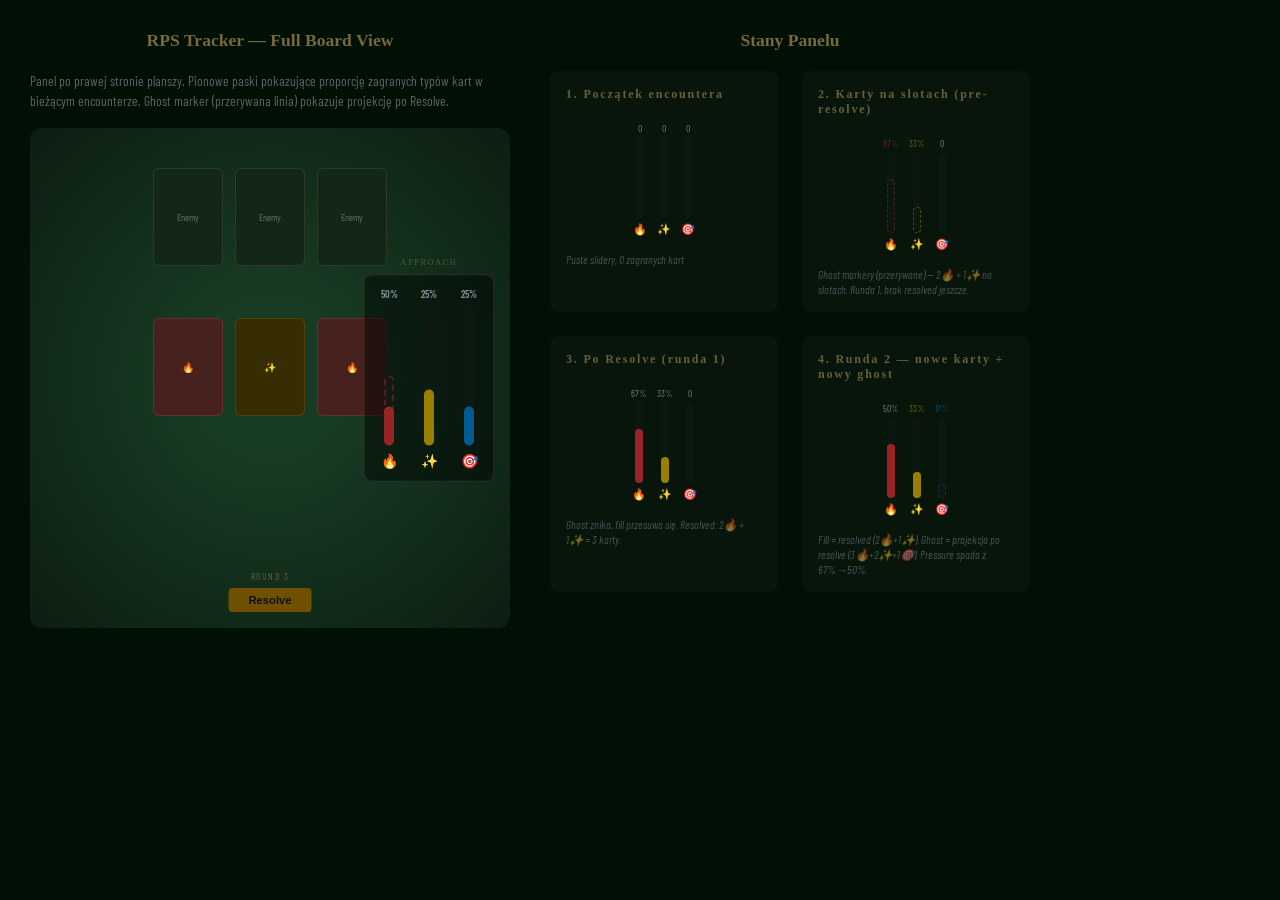
<file: .superpowers/brainstorm/91283-1776020404/content/slider-design.html>
<!DOCTYPE html>
<html lang="en">
<head>
<meta charset="UTF-8">
<title>RPS Tracker Design</title>
<style>
  @import url('https://fonts.googleapis.com/css2?family=IM+Fell+English+SC&family=Barlow+Condensed:wght@400;600&display=swap');

  * { box-sizing: border-box; margin: 0; padding: 0; }
  body {
    background: oklch(15% 0.04 152);
    color: #ccc;
    font-family: 'Barlow Condensed', sans-serif;
    display: flex;
    gap: 40px;
    padding: 30px;
    min-height: 100vh;
  }

  h2 {
    font-family: 'IM Fell English SC', serif;
    font-size: 1.1rem;
    color: oklch(66% 0.08 85 / 0.7);
    margin-bottom: 20px;
    text-align: center;
  }

  .demo-section {
    flex: 1;
    max-width: 480px;
  }

  .description {
    font-size: 0.85rem;
    color: oklch(70% 0.03 265 / 0.6);
    margin-bottom: 16px;
    line-height: 1.5;
  }

  /* ── Simulated game board ── */
  .board-sim {
    position: relative;
    width: 100%;
    height: 500px;
    background: oklch(32% 0.06 152);
    border-radius: 12px;
    overflow: hidden;
    background-image:
      radial-gradient(ellipse at 50% 50%, transparent 22%, oklch(5% 0.03 152 / 0.5) 100%);
  }

  /* ── RPS Tracker Panel ── */
  .rps-tracker {
    position: absolute;
    right: 16px;
    top: 50%;
    transform: translateY(-50%);
    display: flex;
    gap: 12px;
    align-items: flex-end;
    padding: 12px 10px;
    background: oklch(10% 0.02 152 / 0.5);
    border-radius: 8px;
    border: 1px solid oklch(66% 0.08 85 / 0.15);
  }

  .rps-tracker__title {
    position: absolute;
    top: -18px;
    left: 50%;
    transform: translateX(-50%);
    font-family: 'IM Fell English SC', serif;
    font-size: 0.5rem;
    letter-spacing: 0.22em;
    text-transform: uppercase;
    color: oklch(66% 0.08 85 / 0.45);
    white-space: nowrap;
  }

  .rps-bar {
    display: flex;
    flex-direction: column;
    align-items: center;
    gap: 6px;
    width: 28px;
  }

  .rps-bar__track {
    width: 10px;
    height: 140px;
    background: oklch(20% 0.02 152 / 0.6);
    border-radius: 5px;
    position: relative;
    overflow: visible;
  }

  .rps-bar__fill {
    position: absolute;
    bottom: 0;
    width: 100%;
    border-radius: 5px;
    transition: height 0.4s ease;
  }

  .rps-bar__ghost {
    position: absolute;
    bottom: 0;
    width: 100%;
    border-radius: 5px;
    border: 2px dashed;
    box-sizing: border-box;
    transition: height 0.4s ease;
  }

  .rps-bar__icon {
    font-size: 14px;
    user-select: none;
  }

  .rps-bar__label {
    font-size: 0.55rem;
    letter-spacing: 0.1em;
    text-transform: uppercase;
    color: oklch(70% 0.03 265 / 0.4);
  }

  .rps-bar__pct {
    font-size: 0.65rem;
    font-weight: 600;
    color: oklch(80% 0.03 265 / 0.7);
  }

  /* Colors per type */
  .rps-bar--pressure .rps-bar__fill { background: oklch(45% 0.15 25); }
  .rps-bar--pressure .rps-bar__ghost { border-color: oklch(45% 0.15 25 / 0.5); }

  .rps-bar--appeal .rps-bar__fill { background: oklch(60% 0.13 95); }
  .rps-bar--appeal .rps-bar__ghost { border-color: oklch(60% 0.13 95 / 0.5); }

  .rps-bar--positioning .rps-bar__fill { background: oklch(45% 0.12 240); }
  .rps-bar--positioning .rps-bar__ghost { border-color: oklch(45% 0.12 240 / 0.5); }

  /* ── States side by side ── */
  .states {
    display: flex;
    gap: 24px;
    flex-wrap: wrap;
  }

  .state-card {
    background: oklch(18% 0.03 152);
    border-radius: 8px;
    padding: 16px;
    flex: 1;
    min-width: 200px;
  }

  .state-card h3 {
    font-family: 'IM Fell English SC', serif;
    font-size: 0.75rem;
    color: oklch(66% 0.08 85 / 0.6);
    margin-bottom: 12px;
    letter-spacing: 0.15em;
  }

  .state-card .note {
    font-size: 0.72rem;
    color: oklch(70% 0.03 265 / 0.45);
    margin-top: 8px;
    font-style: italic;
  }

  /* mini tracker for state cards */
  .mini-tracker {
    display: flex;
    gap: 10px;
    justify-content: center;
    align-items: flex-end;
    padding: 8px;
  }

  .mini-bar {
    display: flex;
    flex-direction: column;
    align-items: center;
    gap: 4px;
  }

  .mini-bar__track {
    width: 8px;
    height: 80px;
    background: oklch(20% 0.02 152 / 0.6);
    border-radius: 4px;
    position: relative;
  }

  .mini-bar__fill {
    position: absolute;
    bottom: 0;
    width: 100%;
    border-radius: 4px;
  }

  .mini-bar__ghost {
    position: absolute;
    bottom: 0;
    width: 100%;
    border-radius: 4px;
    border: 1.5px dashed;
    box-sizing: border-box;
  }

  .mini-bar__icon { font-size: 11px; }
  .mini-bar__pct { font-size: 0.6rem; color: oklch(80% 0.03 265 / 0.6); }

  /* annotation arrows */
  .annotation {
    position: absolute;
    font-size: 0.6rem;
    color: oklch(75% 0.1 85 / 0.8);
    pointer-events: none;
    white-space: nowrap;
  }

  .annotation::before {
    content: '←';
    margin-right: 4px;
  }
</style>
</head>
<body>

<div class="demo-section">
  <h2>RPS Tracker — Full Board View</h2>
  <p class="description">Panel po prawej stronie planszy. Pionowe paski pokazujące proporcję zagranych typów kart w bieżącym encounterze. Ghost marker (przerywana linia) pokazuje projekcję po Resolve.</p>

  <div class="board-sim">
    <!-- Simulated card placeholders -->
    <div style="position:absolute;top:8%;left:50%;transform:translateX(-50%);display:flex;gap:12px;">
      <div style="width:70px;height:98px;background:oklch(25% 0.04 152);border:1px solid oklch(50% 0.05 85/0.3);border-radius:6px;display:flex;align-items:center;justify-content:center;font-size:10px;color:#666;">Enemy</div>
      <div style="width:70px;height:98px;background:oklch(25% 0.04 152);border:1px solid oklch(50% 0.05 85/0.3);border-radius:6px;display:flex;align-items:center;justify-content:center;font-size:10px;color:#666;">Enemy</div>
      <div style="width:70px;height:98px;background:oklch(25% 0.04 152);border:1px solid oklch(50% 0.05 85/0.3);border-radius:6px;display:flex;align-items:center;justify-content:center;font-size:10px;color:#666;">Enemy</div>
    </div>
    <div style="position:absolute;top:38%;left:50%;transform:translateX(-50%);display:flex;gap:12px;">
      <div style="width:70px;height:98px;background:oklch(30% 0.06 25);border:1px solid oklch(50% 0.12 25/0.4);border-radius:6px;display:flex;align-items:center;justify-content:center;font-size:10px;color:#aaa;">🔥</div>
      <div style="width:70px;height:98px;background:oklch(30% 0.06 95);border:1px solid oklch(50% 0.12 95/0.4);border-radius:6px;display:flex;align-items:center;justify-content:center;font-size:10px;color:#aaa;">✨</div>
      <div style="width:70px;height:98px;background:oklch(30% 0.06 25);border:1px solid oklch(50% 0.12 25/0.4);border-radius:6px;display:flex;align-items:center;justify-content:center;font-size:10px;color:#aaa;">🔥</div>
    </div>

    <!-- RPS Tracker -->
    <div class="rps-tracker">
      <span class="rps-tracker__title">Approach</span>

      <div class="rps-bar rps-bar--pressure">
        <div class="rps-bar__pct">50%</div>
        <div class="rps-bar__track">
          <!-- Resolved: 40% (2 out of 5 total resolved) -->
          <div class="rps-bar__fill" style="height:28%;"></div>
          <!-- Ghost: projects to 50% after resolve -->
          <div class="rps-bar__ghost" style="height:50%;"></div>
        </div>
        <div class="rps-bar__icon">🔥</div>
      </div>

      <div class="rps-bar rps-bar--appeal">
        <div class="rps-bar__pct">25%</div>
        <div class="rps-bar__track">
          <div class="rps-bar__fill" style="height:40%;"></div>
          <div class="rps-bar__ghost" style="height:25%;"></div>
        </div>
        <div class="rps-bar__icon">✨</div>
      </div>

      <div class="rps-bar rps-bar--positioning">
        <div class="rps-bar__pct">25%</div>
        <div class="rps-bar__track">
          <div class="rps-bar__fill" style="height:28%;"></div>
          <div class="rps-bar__ghost" style="height:25%;"></div>
        </div>
        <div class="rps-bar__icon">🎯</div>
      </div>
    </div>

    <!-- HUD -->
    <div style="position:absolute;bottom:16px;left:50%;transform:translateX(-50%);display:flex;flex-direction:column;align-items:center;gap:6px;">
      <div style="font-size:0.6rem;color:oklch(66% 0.08 85/0.5);letter-spacing:0.15em;">ROUND 3</div>
      <button style="background:oklch(45% 0.1 85);color:#111;border:none;padding:6px 20px;border-radius:4px;font-size:0.7rem;font-weight:600;cursor:pointer;">Resolve</button>
    </div>
  </div>
</div>

<div class="demo-section">
  <h2>Stany Panelu</h2>

  <div class="states">
    <!-- State 1: Empty -->
    <div class="state-card">
      <h3>1. Początek encountera</h3>
      <div class="mini-tracker">
        <div class="mini-bar">
          <div class="mini-bar__pct">0</div>
          <div class="mini-bar__track">
            <!-- empty -->
          </div>
          <div class="mini-bar__icon">🔥</div>
        </div>
        <div class="mini-bar">
          <div class="mini-bar__pct">0</div>
          <div class="mini-bar__track"></div>
          <div class="mini-bar__icon">✨</div>
        </div>
        <div class="mini-bar">
          <div class="mini-bar__pct">0</div>
          <div class="mini-bar__track"></div>
          <div class="mini-bar__icon">🎯</div>
        </div>
      </div>
      <p class="note">Puste slidery, 0 zagranych kart</p>
    </div>

    <!-- State 2: Cards placed, ghost markers -->
    <div class="state-card">
      <h3>2. Karty na slotach (pre-resolve)</h3>
      <div class="mini-tracker">
        <div class="mini-bar">
          <div class="mini-bar__pct" style="color:oklch(45% 0.15 25 / 0.7);">67%</div>
          <div class="mini-bar__track">
            <div class="mini-bar__ghost" style="height:67%;border-color:oklch(45% 0.15 25 / 0.5);"></div>
          </div>
          <div class="mini-bar__icon">🔥</div>
        </div>
        <div class="mini-bar">
          <div class="mini-bar__pct" style="color:oklch(60% 0.13 95 / 0.7);">33%</div>
          <div class="mini-bar__track">
            <div class="mini-bar__ghost" style="height:33%;border-color:oklch(60% 0.13 95 / 0.5);"></div>
          </div>
          <div class="mini-bar__icon">✨</div>
        </div>
        <div class="mini-bar">
          <div class="mini-bar__pct">0</div>
          <div class="mini-bar__track"></div>
          <div class="mini-bar__icon">🎯</div>
        </div>
      </div>
      <p class="note">Ghost markery (przerywane) — 2🔥 + 1✨ na slotach. Runda 1, brak resolved jeszcze.</p>
    </div>

    <!-- State 3: After resolve round 1 -->
    <div class="state-card">
      <h3>3. Po Resolve (runda 1)</h3>
      <div class="mini-tracker">
        <div class="mini-bar">
          <div class="mini-bar__pct">67%</div>
          <div class="mini-bar__track">
            <div class="mini-bar__fill" style="height:67%;background:oklch(45% 0.15 25);border-radius:4px;"></div>
          </div>
          <div class="mini-bar__icon">🔥</div>
        </div>
        <div class="mini-bar">
          <div class="mini-bar__pct">33%</div>
          <div class="mini-bar__track">
            <div class="mini-bar__fill" style="height:33%;background:oklch(60% 0.13 95);border-radius:4px;"></div>
          </div>
          <div class="mini-bar__icon">✨</div>
        </div>
        <div class="mini-bar">
          <div class="mini-bar__pct">0</div>
          <div class="mini-bar__track"></div>
          <div class="mini-bar__icon">🎯</div>
        </div>
      </div>
      <p class="note">Ghost znika, fill przesuwa się. Resolved: 2🔥 + 1✨ = 3 karty.</p>
    </div>

    <!-- State 4: Round 2 with new ghost -->
    <div class="state-card">
      <h3>4. Runda 2 — nowe karty + nowy ghost</h3>
      <div class="mini-tracker">
        <div class="mini-bar">
          <div class="mini-bar__pct">50%</div>
          <div class="mini-bar__track">
            <div class="mini-bar__fill" style="height:67%;background:oklch(45% 0.15 25);border-radius:4px;"></div>
            <div class="mini-bar__ghost" style="height:50%;border-color:oklch(45% 0.15 25 / 0.5);"></div>
          </div>
          <div class="mini-bar__icon">🔥</div>
        </div>
        <div class="mini-bar">
          <div class="mini-bar__pct" style="color:oklch(60% 0.13 95 / 0.7);">33%</div>
          <div class="mini-bar__track">
            <div class="mini-bar__fill" style="height:33%;background:oklch(60% 0.13 95);border-radius:4px;"></div>
            <div class="mini-bar__ghost" style="height:33%;border-color:oklch(60% 0.13 95 / 0.5);"></div>
          </div>
          <div class="mini-bar__icon">✨</div>
        </div>
        <div class="mini-bar">
          <div class="mini-bar__pct" style="color:oklch(45% 0.12 240 / 0.7);">17%</div>
          <div class="mini-bar__track">
            <div class="mini-bar__ghost" style="height:17%;border-color:oklch(45% 0.12 240 / 0.5);"></div>
          </div>
          <div class="mini-bar__icon">🎯</div>
        </div>
      </div>
      <p class="note">Fill = resolved (2🔥+1✨). Ghost = projekcja po resolve (3🔥+2✨+1🎯). Pressure spada z 67%→50%.</p>
    </div>
  </div>
</div>

</body>
</html>
</file>
